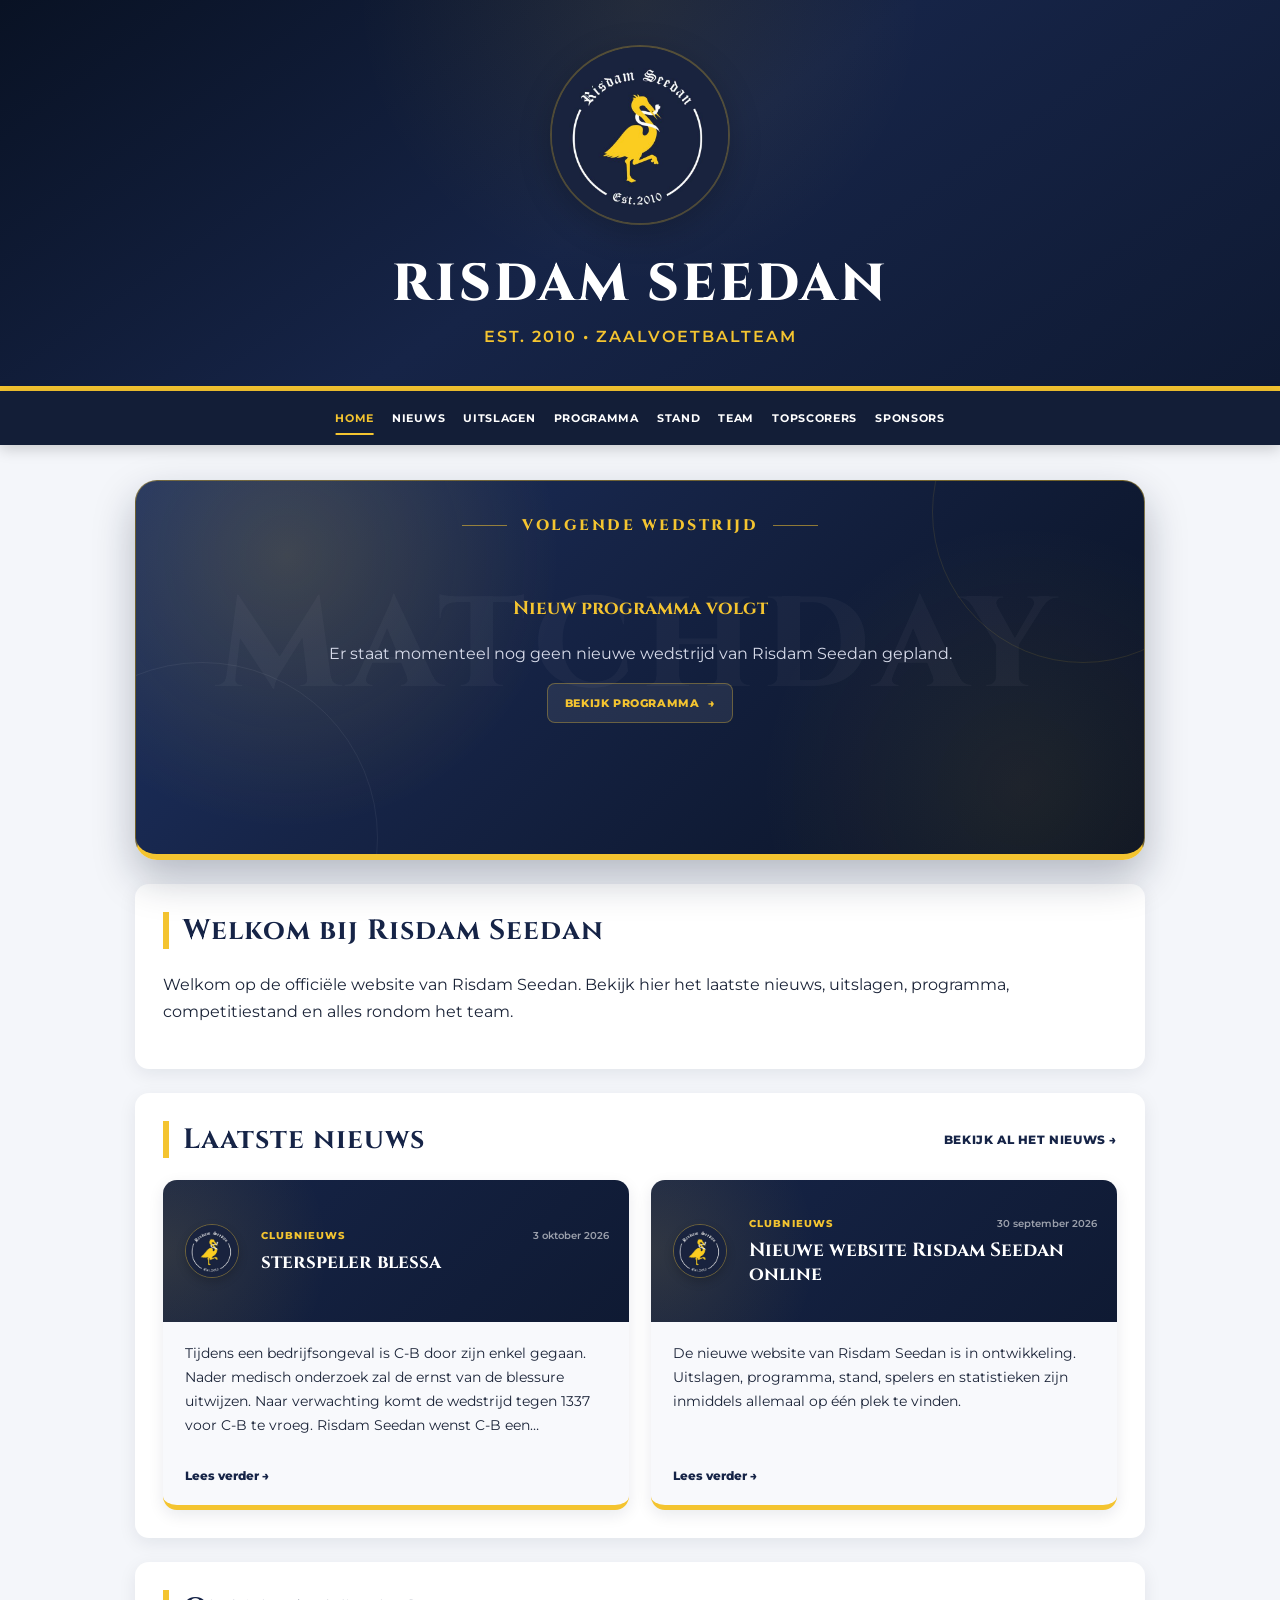
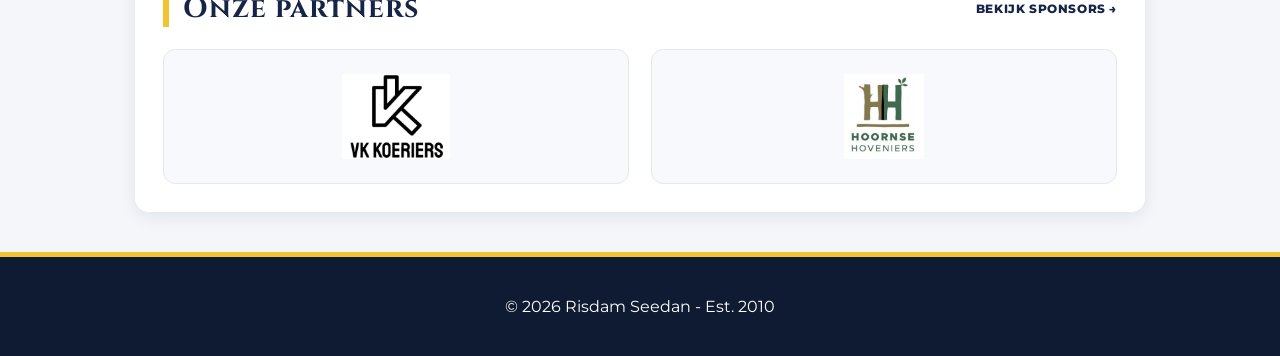
<file: index.html>
<!DOCTYPE html>
<html lang="nl">

<head>
    <meta charset="UTF-8">
    <meta name="viewport" content="width=device-width, initial-scale=1.0">

    <title>Risdam Seedan</title>

    <link rel="stylesheet" href="style.css">
</head>

<body>

    <header class="hero">

        <img
            src="logo.png"
            alt="Risdam Seedan logo"
            class="logo"
        >

        <h1>
            Risdam Seedan
        </h1>

        <p>
            Est. 2010 • Zaalvoetbalteam
        </p>

    </header>


    <nav>

        <a
            class="actief"
            href="index.html"
        >
            Home
        </a>

        <a href="nieuws.html">
            Nieuws
        </a>

        <a href="uitslagen.html">
            Uitslagen
        </a>

        <a href="programma.html">
            Programma
        </a>

        <a href="stand.html">
            Stand
        </a>

        <a href="team.html">
            Team
        </a>

        <a href="topscorers.html">
            Topscorers
        </a>

        <a href="sponsors.html">
            Sponsors
        </a>

    </nav>


    <main>


        <!-- VOLGENDE WEDSTRIJD -->

        <section class="home-wedstrijd">

            <div class="volgende-wedstrijd-kaart">

                <div class="matchday-watermark">
                    MATCHDAY
                </div>

                <div class="volgende-label">

                    <span>
                        Volgende wedstrijd
                    </span>

                </div>

                <div id="volgende-wedstrijd"></div>

            </div>

        </section>


        <!-- INTRO -->

        <section>

            <h2>
                Welkom bij Risdam Seedan
            </h2>

            <p>
                Welkom op de officiële website van Risdam Seedan.
                Bekijk hier het laatste nieuws, uitslagen,
                programma, competitiestand en alles rondom het team.
            </p>

        </section>


        <!-- NIEUWS -->

        <section>

            <div class="sectie-kop">

                <h2>
                    Laatste nieuws
                </h2>

                <a
                    class="meer-link"
                    href="nieuws.html"
                >
                    Bekijk al het nieuws →
                </a>

            </div>


            <div
                id="home-nieuws"
                class="nieuws-grid"
            ></div>

        </section>


        <!-- PARTNERS -->

        <section class="partners-sectie">

            <div class="sectie-kop">

                <h2>
                    Onze partners
                </h2>

                <a
                    class="meer-link"
                    href="sponsors.html"
                >
                    Bekijk sponsors →
                </a>

            </div>


            <div
                id="home-sponsors"
                class="home-sponsors"
            ></div>

        </section>


    </main>


    <footer>

        <p>
            © 2026 Risdam Seedan - Est. 2010
        </p>

    </footer>


    <!-- NORMALE WEBSITELOGICA -->

    <script src="script.js"></script>


    <!-- KLIKBARE NIEUWSBERICHTEN -->

    <script src="nieuws-links.js"></script>


</body>

</html>
</file>
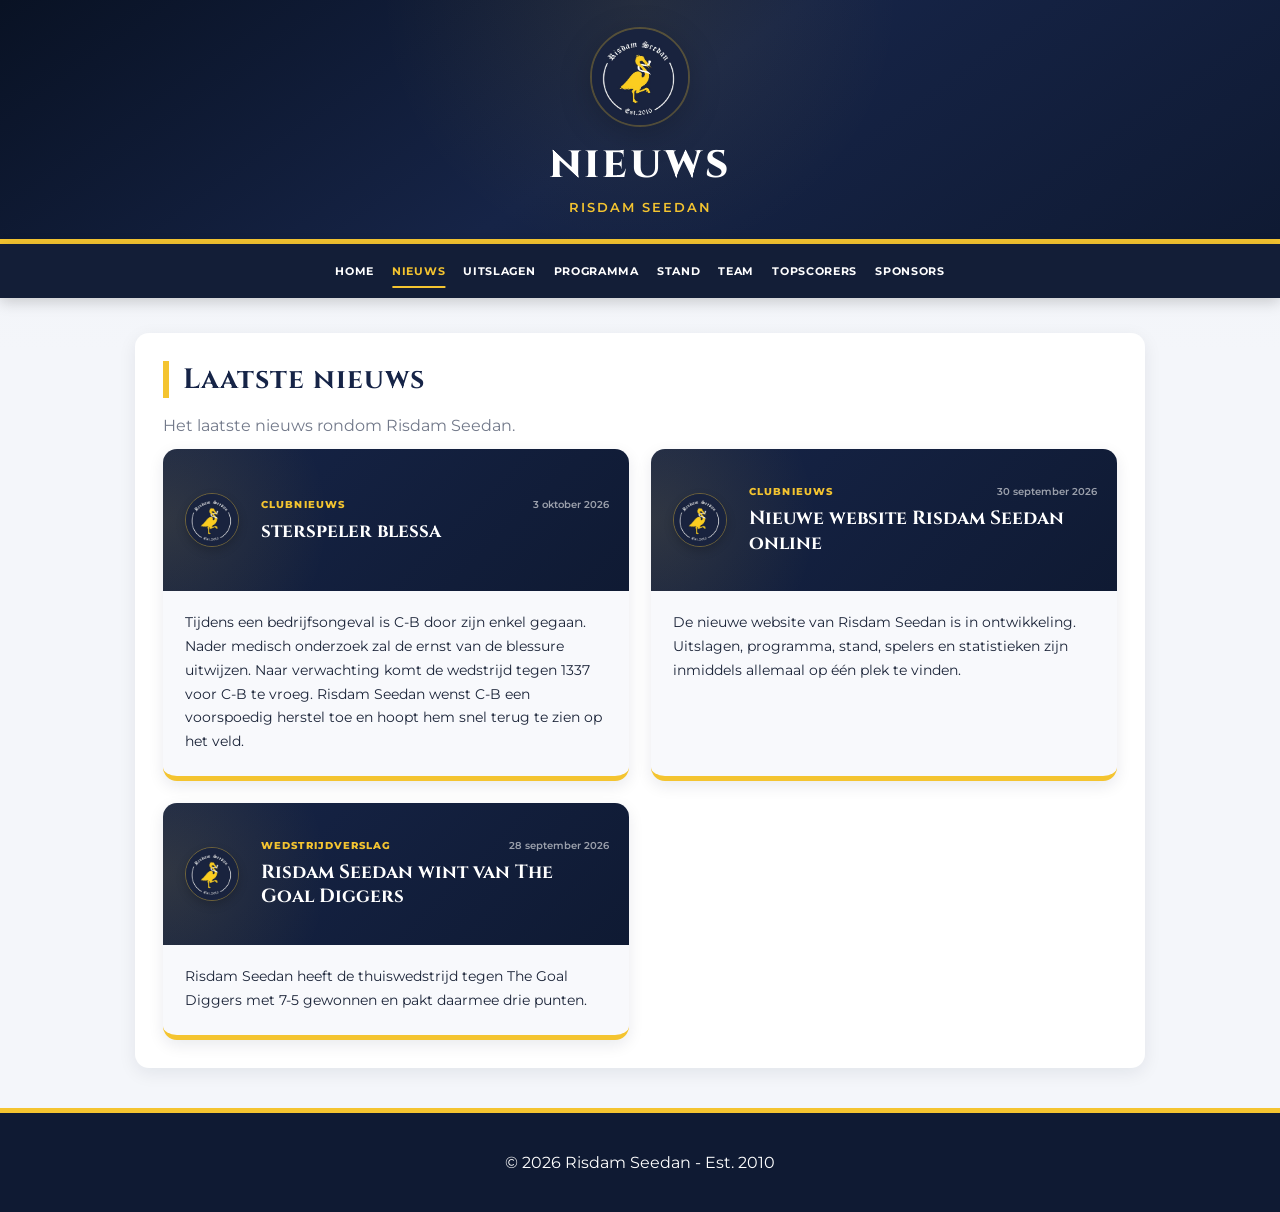
<file: nieuws.html>
<!DOCTYPE html>
<html lang="nl">

<head>
    <meta charset="UTF-8">
    <meta name="viewport" content="width=device-width, initial-scale=1.0">

    <title>Nieuws | Risdam Seedan</title>

    <link rel="stylesheet" href="style.css">
</head>

<body>

    <header class="hero hero-klein">

        <img src="logo.png" alt="Risdam Seedan logo" class="logo logo-klein">

        <h1>Nieuws</h1>

        <p>Risdam Seedan</p>

    </header>


    <nav>

        <a href="index.html">Home</a>
        <a class="actief" href="nieuws.html">Nieuws</a>
        <a href="uitslagen.html">Uitslagen</a>
        <a href="programma.html">Programma</a>
        <a href="stand.html">Stand</a>
        <a href="team.html">Team</a>
        <a href="topscorers.html">Topscorers</a>
        <a href="sponsors.html">Sponsors</a>

    </nav>


    <main>

        <section>

            <h2>Laatste nieuws</h2>

            <p class="sectie-intro">
                Het laatste nieuws rondom Risdam Seedan.
            </p>

            <div id="nieuws-lijst" class="nieuws-grid"></div>

        </section>

    </main>


    <footer>
        <p>© 2026 Risdam Seedan - Est. 2010</p>
    </footer>


    <script src="script.js"></script>

</body>

</html>
</file>
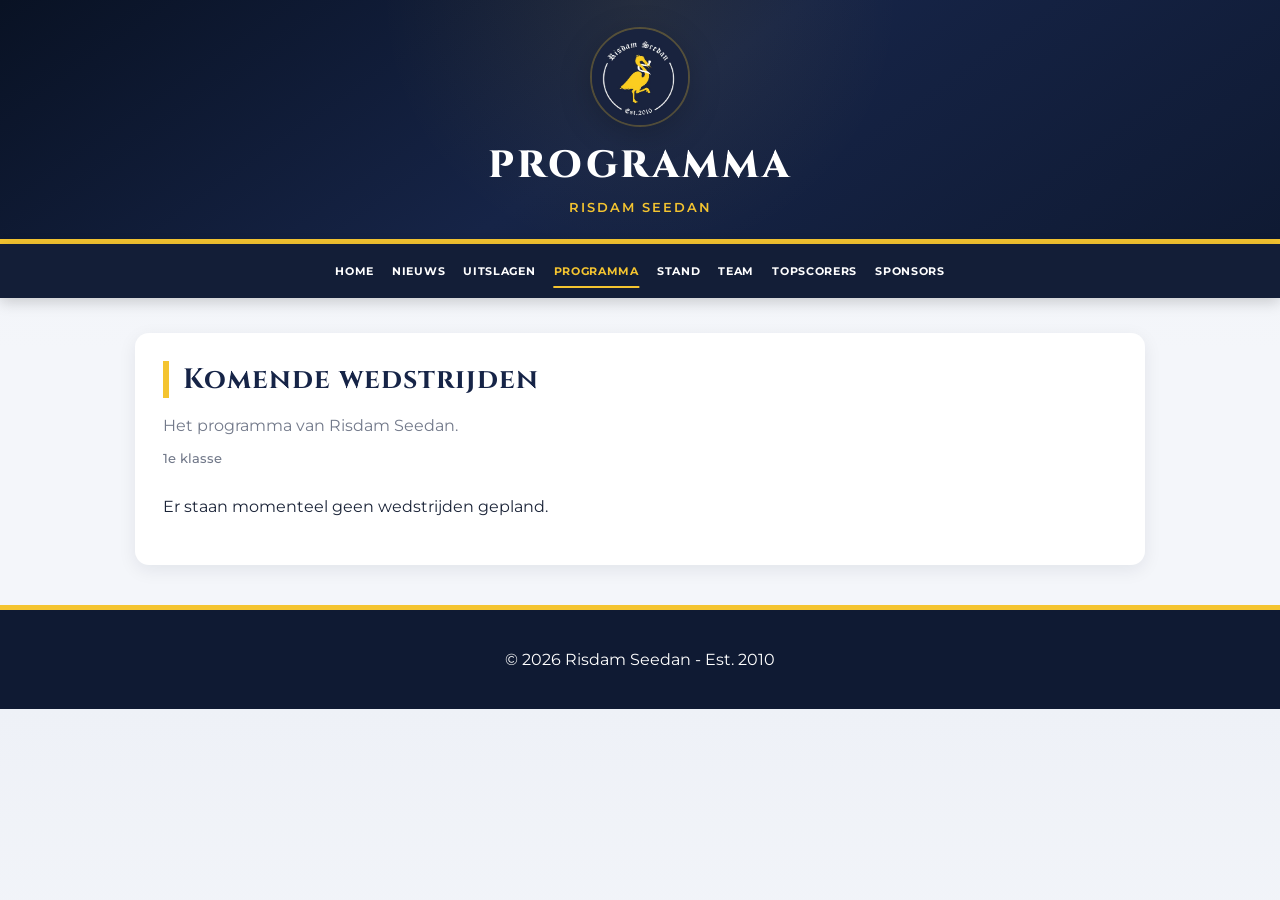
<file: programma.html>
<!DOCTYPE html>
<html lang="nl">

<head>

    <meta charset="UTF-8">

    <meta name="viewport" content="width=device-width, initial-scale=1.0">

    <title>Programma | Risdam Seedan</title>

    <link rel="stylesheet" href="style.css">

</head>

<body>

    <header class="hero hero-klein">

        <img src="logo.png" alt="Risdam Seedan logo" class="logo logo-klein">

        <h1>Programma</h1>

        <p>Risdam Seedan</p>

    </header>


    <nav>

        <a href="index.html">Home</a>
        <a href="nieuws.html">Nieuws</a>
        <a href="uitslagen.html">Uitslagen</a>
        <a class="actief" href="programma.html">Programma</a>
        <a href="stand.html">Stand</a>
        <a href="team.html">Team</a>
        <a href="topscorers.html">Topscorers</a>
        <a href="sponsors.html">Sponsors</a>

    </nav>


    <main>

        <section>

            <h2>Komende wedstrijden</h2>

            <p class="sectie-intro">
                Het programma van Risdam Seedan.
            </p>

            <div id="programma-competitie" class="competitie-naam"></div>

            <div id="programma-lijst"></div>

        </section>

    </main>


    <footer>

        <p>© 2026 Risdam Seedan - Est. 2010</p>

    </footer>


    <script src="script.js"></script>

</body>

</html>
</file>
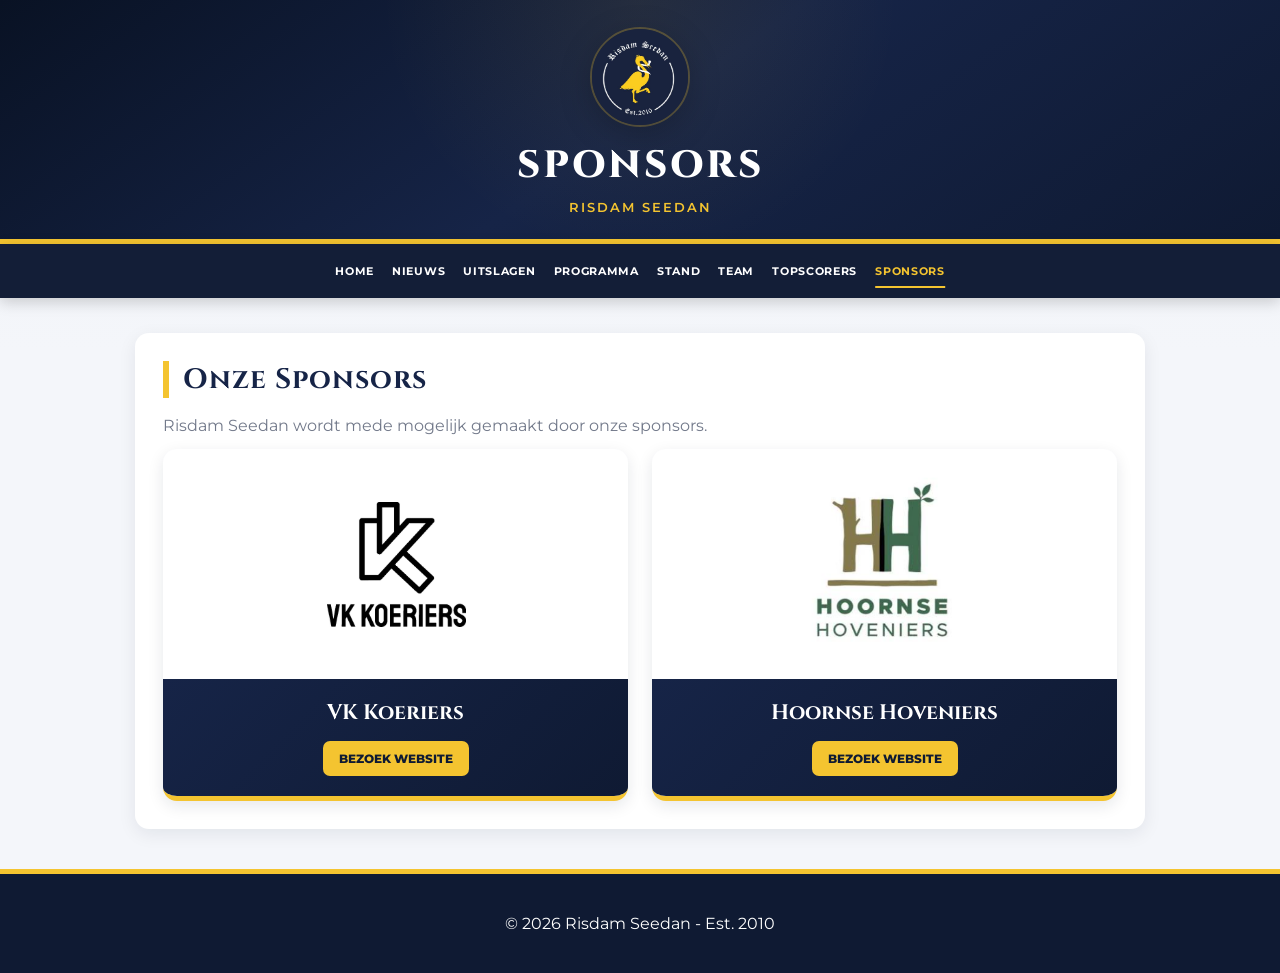
<file: sponsors.html>
<!DOCTYPE html>
<html lang="nl">

<head>

    <meta charset="UTF-8">

    <meta name="viewport" content="width=device-width, initial-scale=1.0">

    <title>Sponsors | Risdam Seedan</title>

    <link rel="stylesheet" href="style.css">

</head>

<body>

    <header class="hero hero-klein">

        <img src="logo.png" alt="Risdam Seedan logo" class="logo logo-klein">

        <h1>Sponsors</h1>

        <p>Risdam Seedan</p>

    </header>


    <nav>

        <a href="index.html">Home</a>
        <a href="nieuws.html">Nieuws</a>
        <a href="uitslagen.html">Uitslagen</a>
        <a href="programma.html">Programma</a>
        <a href="stand.html">Stand</a>
        <a href="team.html">Team</a>
        <a href="topscorers.html">Topscorers</a>
        <a class="actief" href="sponsors.html">Sponsors</a>

    </nav>


    <main>

        <section>

            <h2>Onze Sponsors</h2>

            <p class="sectie-intro">
                Risdam Seedan wordt mede mogelijk gemaakt door onze sponsors.
            </p>

            <div id="sponsors-lijst" class="sponsors-grid"></div>

        </section>

    </main>


    <footer>
        <p>© 2026 Risdam Seedan - Est. 2010</p>
    </footer>


    <script src="script.js"></script>

</body>

</html>
</file>
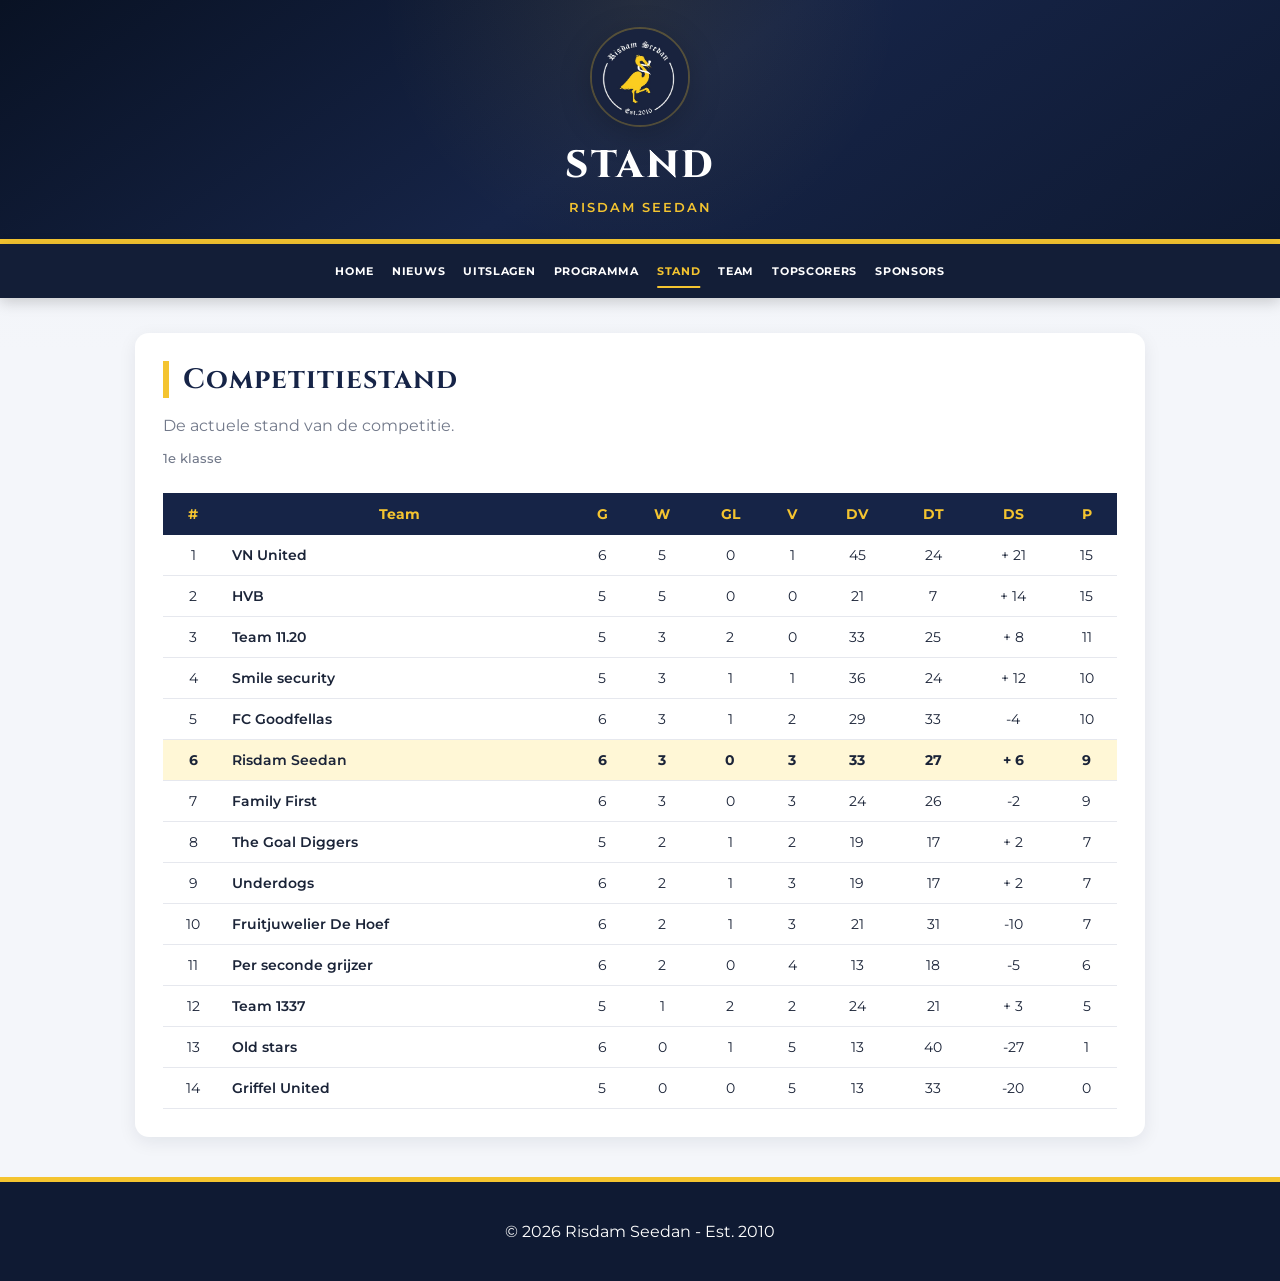
<file: stand.html>
<!DOCTYPE html>
<html lang="nl">

<head>

    <meta charset="UTF-8">

    <meta name="viewport" content="width=device-width, initial-scale=1.0">

    <title>Stand | Risdam Seedan</title>

    <link rel="stylesheet" href="style.css">

</head>

<body>

    <header class="hero hero-klein">

        <img src="logo.png" alt="Risdam Seedan logo" class="logo logo-klein">

        <h1>Stand</h1>

        <p>Risdam Seedan</p>

    </header>


    <nav>

        <a href="index.html">Home</a>
        <a href="nieuws.html">Nieuws</a>
        <a href="uitslagen.html">Uitslagen</a>
        <a href="programma.html">Programma</a>
        <a class="actief" href="stand.html">Stand</a>
        <a href="team.html">Team</a>
        <a href="topscorers.html">Topscorers</a>
        <a href="sponsors.html">Sponsors</a>

    </nav>


    <main>

        <section>

            <h2>Competitiestand</h2>

            <p class="sectie-intro">
                De actuele stand van de competitie.
            </p>

            <div id="stand-competitie" class="competitie-naam"></div>

            <div id="competitie-stand"></div>

        </section>

    </main>


    <footer>

        <p>© 2026 Risdam Seedan - Est. 2010</p>

    </footer>


    <script src="script.js"></script>

</body>

</html>
</file>
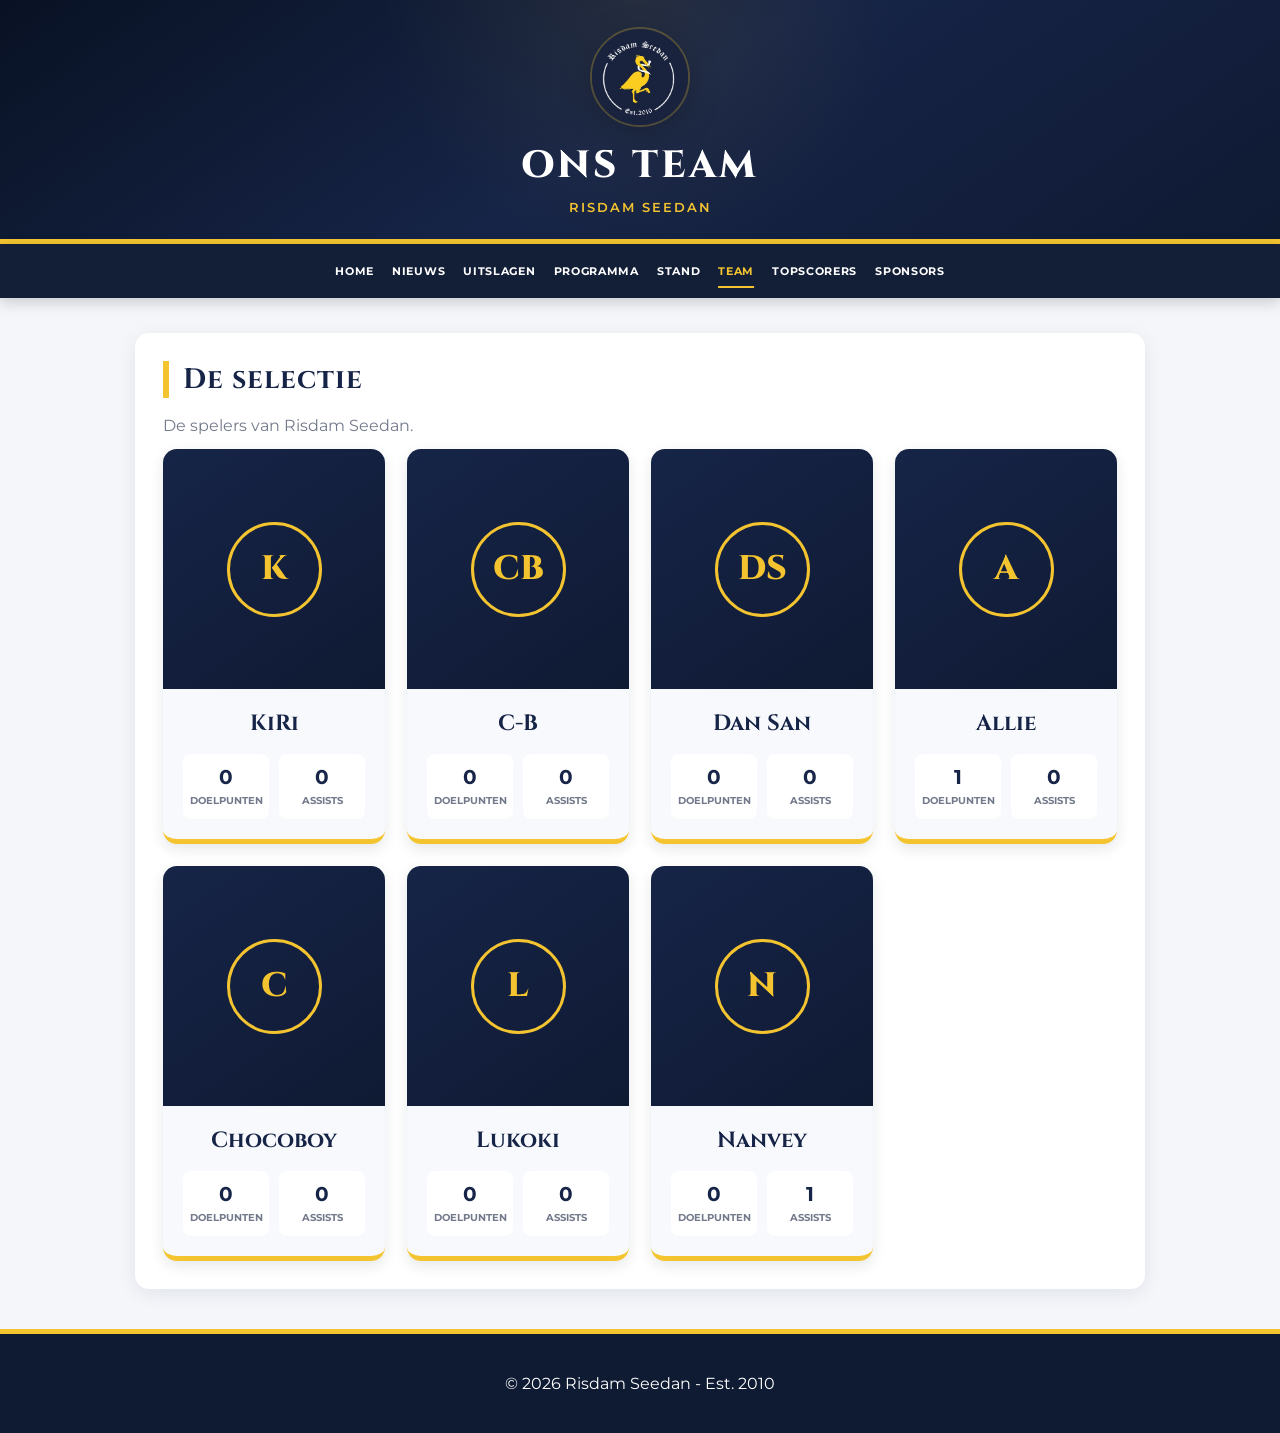
<file: team.html>
<!DOCTYPE html>
<html lang="nl">

<head>

    <meta charset="UTF-8">

    <meta name="viewport" content="width=device-width, initial-scale=1.0">

    <title>Team | Risdam Seedan</title>

    <link rel="stylesheet" href="style.css">

</head>

<body>

    <header class="hero hero-klein">

        <img src="logo.png" alt="Risdam Seedan logo" class="logo logo-klein">

        <h1>Ons Team</h1>

        <p>Risdam Seedan</p>

    </header>


    <nav>

        <a href="index.html">Home</a>
        <a href="nieuws.html">Nieuws</a>
        <a href="uitslagen.html">Uitslagen</a>
        <a href="programma.html">Programma</a>
        <a href="stand.html">Stand</a>
        <a class="actief" href="team.html">Team</a>
        <a href="topscorers.html">Topscorers</a>
        <a href="sponsors.html">Sponsors</a>

    </nav>


    <main>

        <section>

            <h2>De selectie</h2>

            <p class="sectie-intro">
                De spelers van Risdam Seedan.
            </p>

            <div id="spelers-lijst" class="spelers-grid"></div>

        </section>

    </main>


    <footer>
        <p>© 2026 Risdam Seedan - Est. 2010</p>
    </footer>


    <script src="script.js"></script>

</body>

</html>
</file>
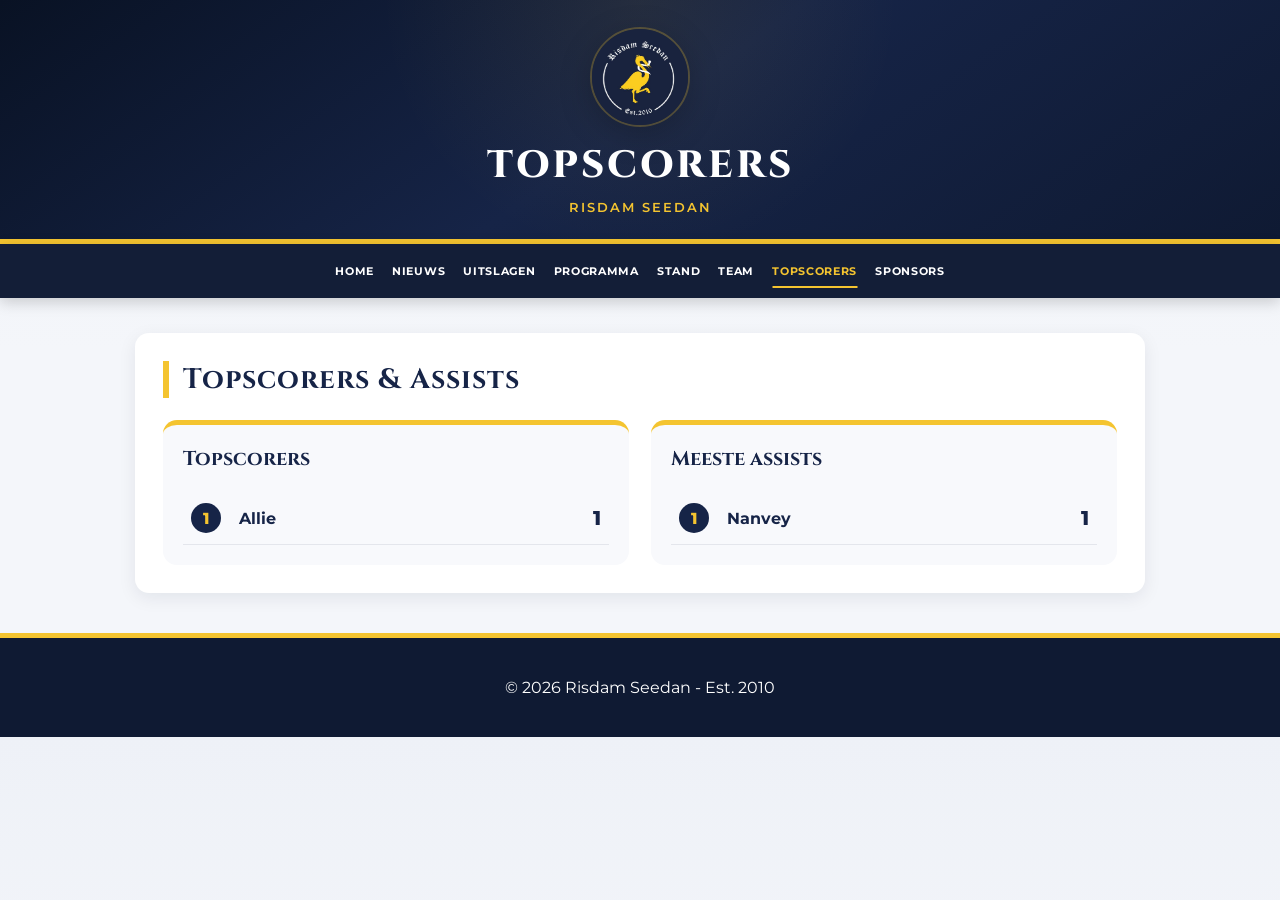
<file: topscorers.html>
<!DOCTYPE html>
<html lang="nl">

<head>

    <meta charset="UTF-8">

    <meta name="viewport" content="width=device-width, initial-scale=1.0">

    <title>Topscorers | Risdam Seedan</title>

    <link rel="stylesheet" href="style.css">

</head>

<body>

    <header class="hero hero-klein">

        <img src="logo.png" alt="Risdam Seedan logo" class="logo logo-klein">

        <h1>Topscorers</h1>

        <p>Risdam Seedan</p>

    </header>


    <nav>

        <a href="index.html">Home</a>
        <a href="nieuws.html">Nieuws</a>
        <a href="uitslagen.html">Uitslagen</a>
        <a href="programma.html">Programma</a>
        <a href="stand.html">Stand</a>
        <a href="team.html">Team</a>
        <a class="actief" href="topscorers.html">Topscorers</a>
        <a href="sponsors.html">Sponsors</a>

    </nav>


    <main>

        <section>

            <h2>Topscorers & Assists</h2>

            <div class="ranking-grid">

                <div class="ranking-kaart">

                    <h3>Topscorers</h3>

                    <div id="topscorers-lijst"></div>

                </div>


                <div class="ranking-kaart">

                    <h3>Meeste assists</h3>

                    <div id="assists-lijst"></div>

                </div>

            </div>

        </section>

    </main>


    <footer>
        <p>© 2026 Risdam Seedan - Est. 2010</p>
    </footer>


    <script src="script.js"></script>

</body>

</html>
</file>
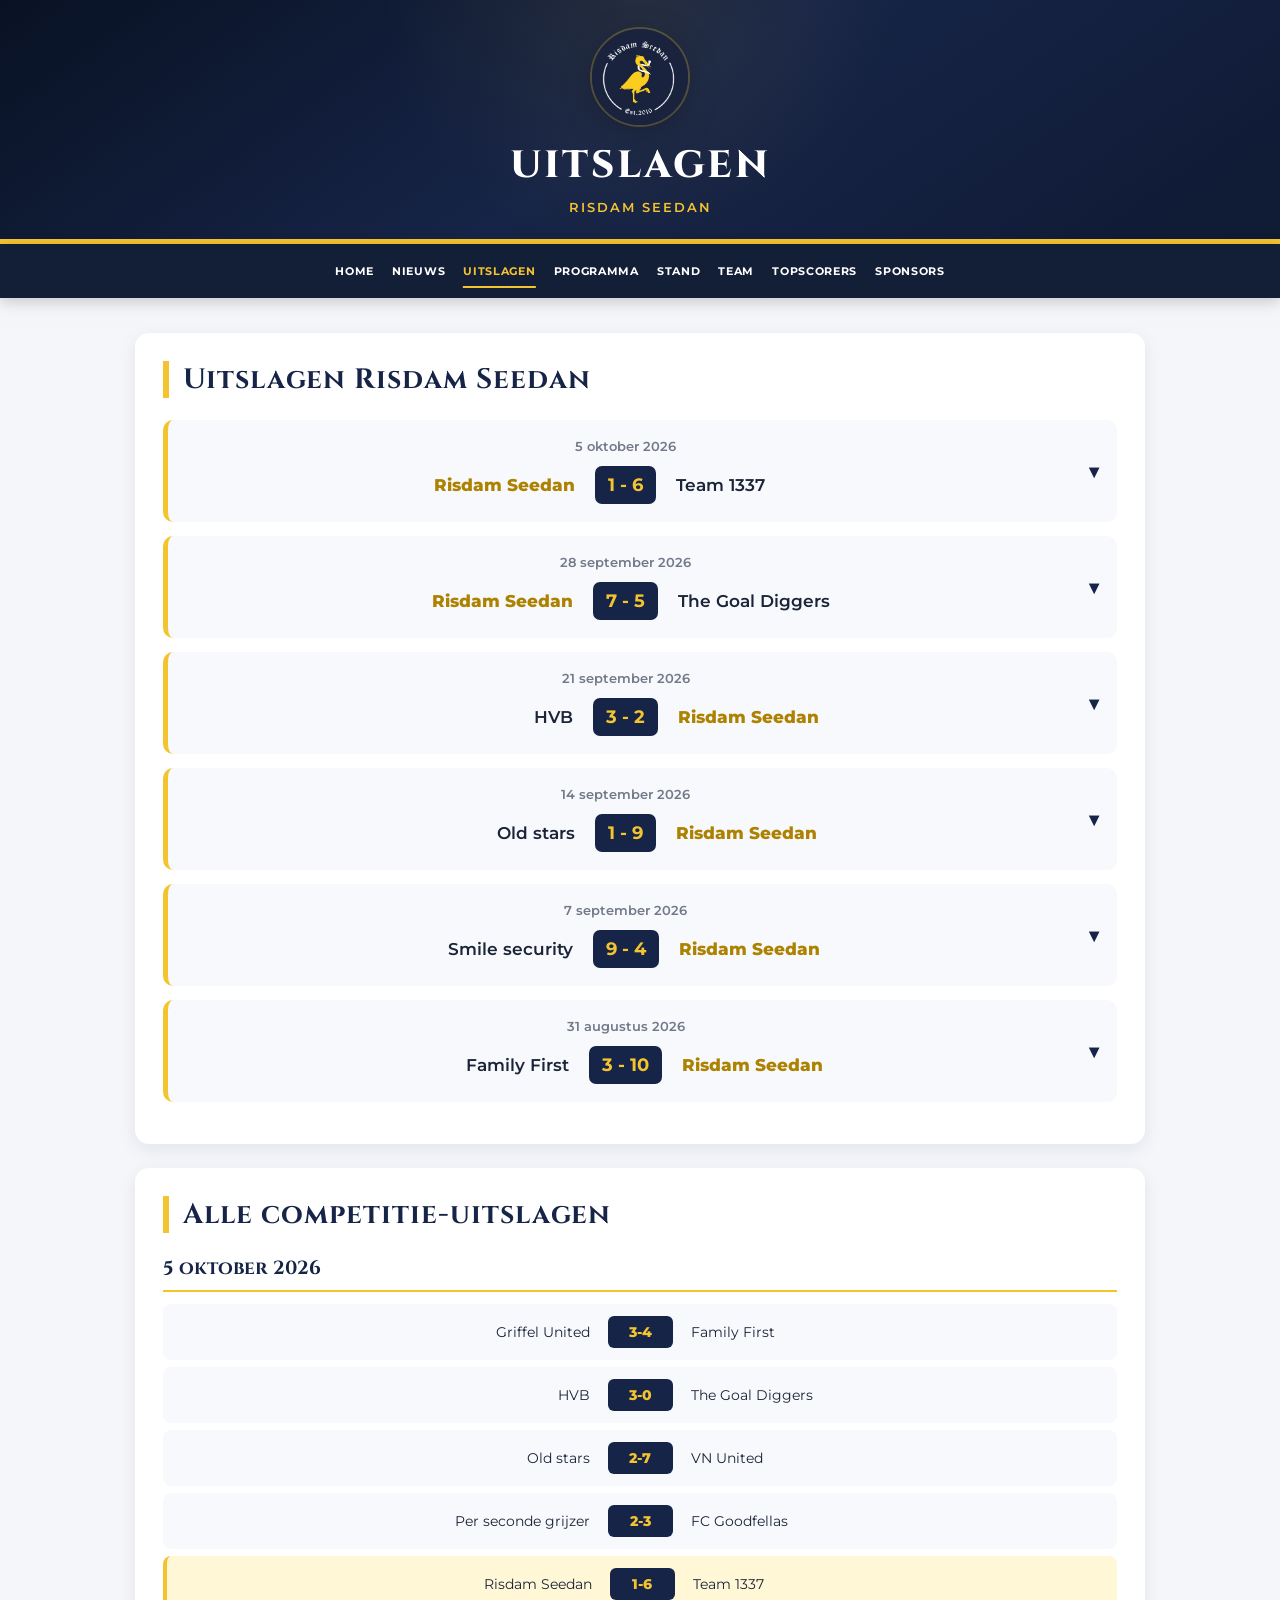
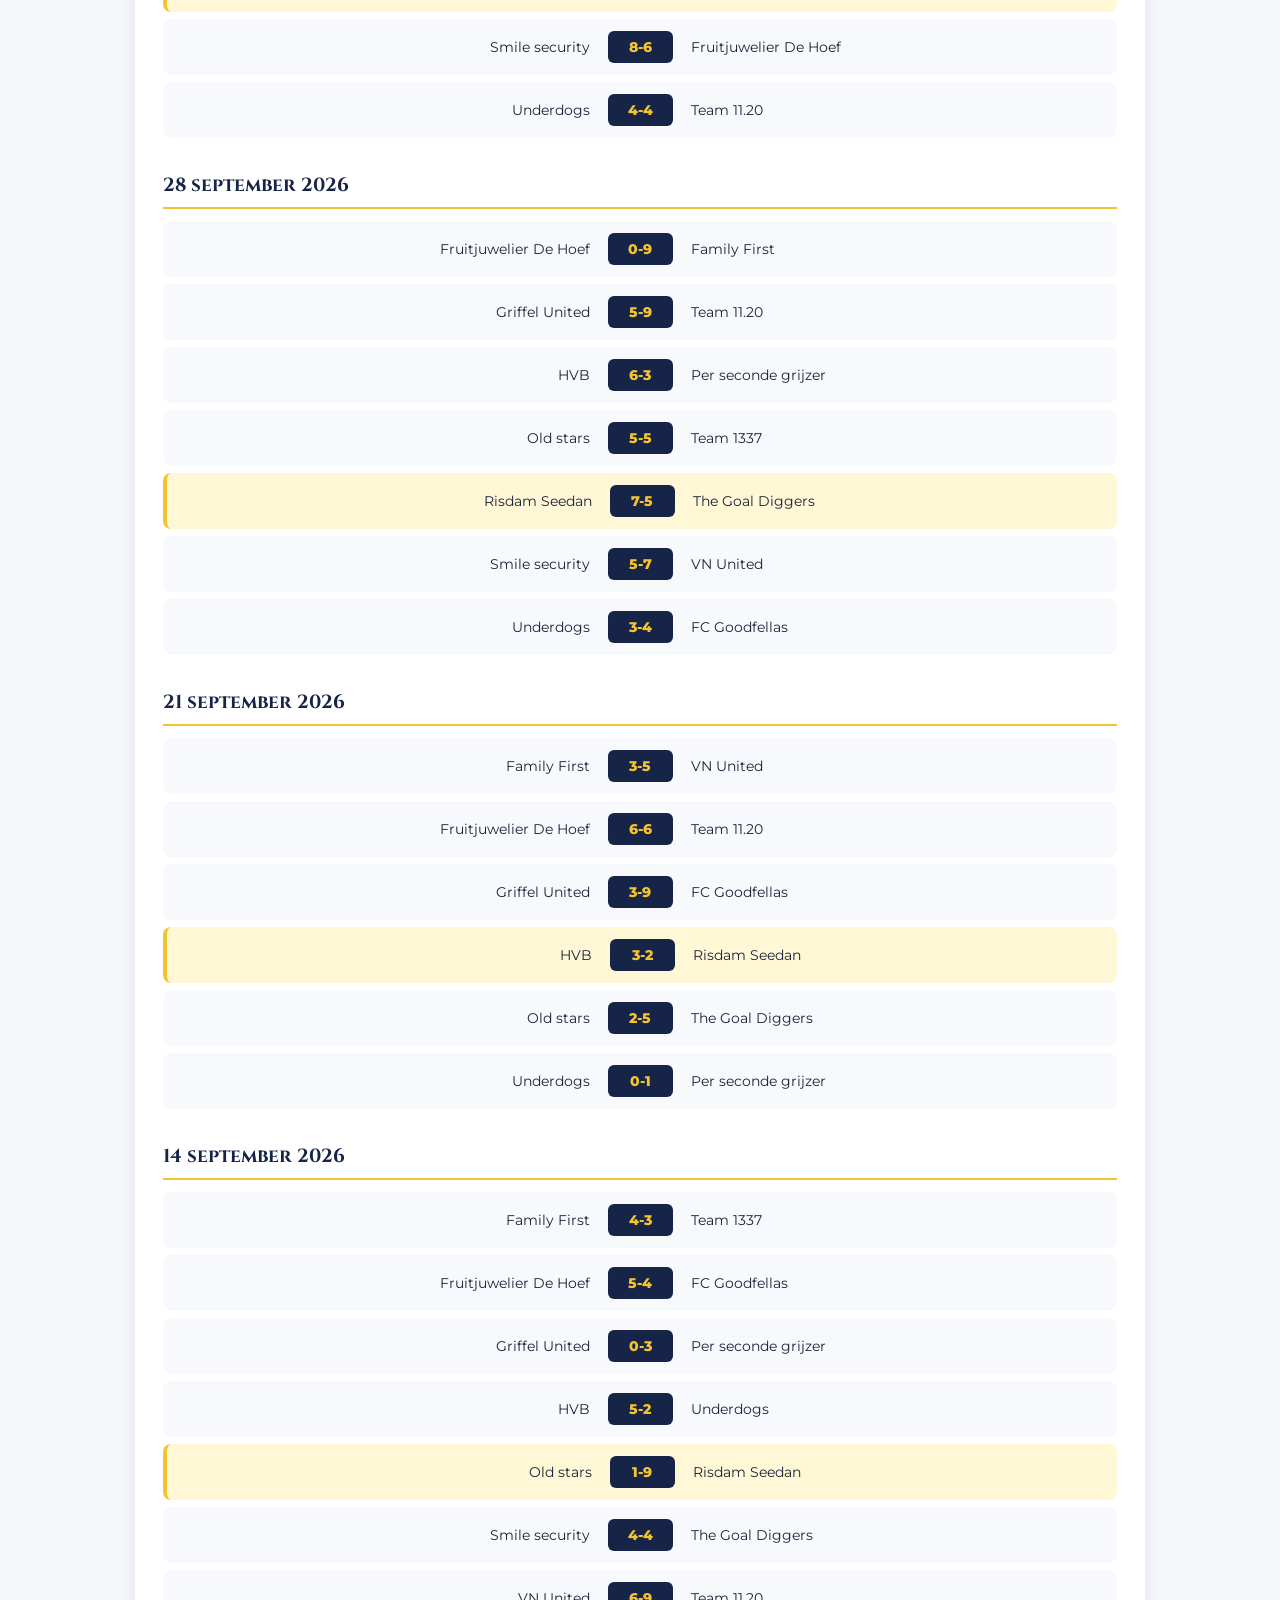
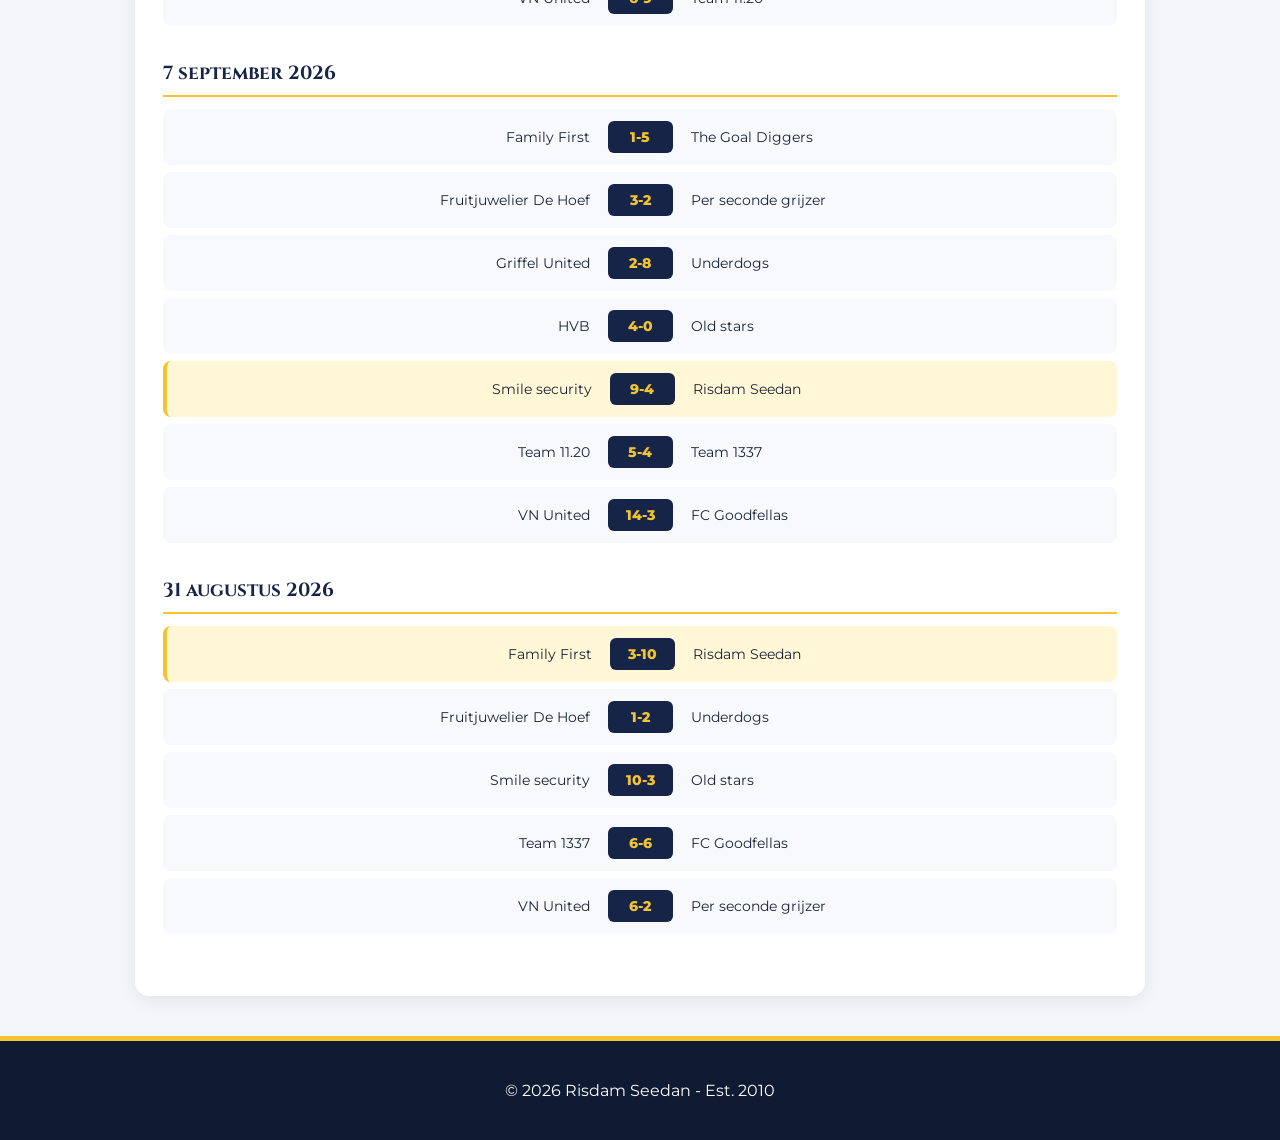
<file: uitslagen.html>
<!DOCTYPE html>
<html lang="nl">

<head>

    <meta charset="UTF-8">

    <meta name="viewport" content="width=device-width, initial-scale=1.0">

    <title>Uitslagen | Risdam Seedan</title>

    <link rel="stylesheet" href="style.css">

</head>

<body>

    <header class="hero hero-klein">

        <img src="logo.png" alt="Risdam Seedan logo" class="logo logo-klein">

        <h1>Uitslagen</h1>

        <p>Risdam Seedan</p>

    </header>


    <nav>

        <a href="index.html">Home</a>
        <a href="nieuws.html">Nieuws</a>
        <a class="actief" href="uitslagen.html">Uitslagen</a>
        <a href="programma.html">Programma</a>
        <a href="stand.html">Stand</a>
        <a href="team.html">Team</a>
        <a href="topscorers.html">Topscorers</a>
        <a href="sponsors.html">Sponsors</a>

    </nav>


    <main>

        <section>

            <h2>Uitslagen Risdam Seedan</h2>

            <div id="uitslagen-lijst"></div>

        </section>


        <section>

            <h2>Alle competitie-uitslagen</h2>

            <div id="alle-uitslagen-lijst"></div>

        </section>

    </main>


    <footer>
        <p>© 2026 Risdam Seedan - Est. 2010</p>
    </footer>


    <script src="script.js"></script>

</body>

</html>
</file>
<file: style.css>
@import url('https://fonts.googleapis.com/css2?family=Cinzel:wght@600;700;800&family=Montserrat:wght@400;500;600;700;800&display=swap');


:root {
    --navy: #162447;
    --navy-dark: #0f1a33;
    --navy-deep: #091224;
    --yellow: #f4c430;
    --yellow-light: #ffe26b;
    --white: #ffffff;
    --light: #f4f6fa;
    --text: #1b2438;
    --muted: #72798a;
}


* {
    box-sizing: border-box;
}


html {
    scroll-behavior: smooth;
}


body {
    margin: 0;

    font-family: "Montserrat", Arial, sans-serif;

    background:
        linear-gradient(
            180deg,
            #eef1f7 0%,
            var(--light) 350px
        );

    color: var(--text);
}


/* ==========================================
   HEADER
========================================== */

.hero {
    background:
        radial-gradient(
            circle at 50% 0%,
            rgba(244, 196, 48, 0.08),
            transparent 38%
        ),
        linear-gradient(
            145deg,
            var(--navy-deep),
            var(--navy),
            var(--navy-dark)
        );

    color: white;

    text-align: center;

    padding: 45px 20px 40px;

    border-bottom: 5px solid var(--yellow);
}


.logo {
    width: 180px;
    height: 180px;

    max-width: 75%;

    margin-bottom: 15px;

    object-fit: cover;

    border-radius: 50%;

    border:
        2px solid rgba(244, 196, 48, 0.25);

    filter:
        drop-shadow(
            0 8px 16px rgba(0, 0, 0, 0.22)
        );
}


.hero h1 {
    margin: 5px 0 8px;

    font-family: "Cinzel", serif;

    font-size: 52px;
    font-weight: 800;

    letter-spacing: 3px;

    text-transform: uppercase;
}


.hero p {
    margin: 0;

    color: var(--yellow);

    font-size: 16px;
    font-weight: 600;

    letter-spacing: 2px;

    text-transform: uppercase;
}


.hero-klein {
    padding: 27px 20px 24px;
}


.logo-klein {
    width: 100px;
    height: 100px;

    margin-bottom: 7px;
}


.hero-klein h1 {
    font-size: 38px;

    margin-top: 2px;
}


.hero-klein p {
    font-size: 13px;
}


/* ==========================================
   NAVIGATIE
========================================== */

nav {
    position: sticky;

    top: 0;

    z-index: 1000;

    background-color: rgba(15, 26, 51, 0.98);

    text-align: center;

    padding: 16px 10px;

    box-shadow:
        0 4px 14px rgba(0, 0, 0, 0.18);

    backdrop-filter: blur(8px);
}


nav a {
    position: relative;

    display: inline-block;

    color: white;

    text-decoration: none;

    margin: 0 7px;

    padding: 4px 0;

    font-size: 11px;
    font-weight: 700;

    text-transform: uppercase;

    letter-spacing: 0.7px;

    transition:
        color 0.2s ease;
}


nav a::after {
    content: "";

    position: absolute;

    left: 50%;

    bottom: -6px;

    width: 0;
    height: 2px;

    background-color: var(--yellow);

    transform: translateX(-50%);

    transition:
        width 0.2s ease;
}


nav a:hover,
nav a.actief {
    color: var(--yellow);
}


nav a:hover::after,
nav a.actief::after {
    width: 100%;
}


/* ==========================================
   PAGINA
========================================== */

main {
    max-width: 1050px;

    margin: 35px auto;

    padding: 0 20px;
}


section {
    background-color: white;

    padding: 28px;

    margin-bottom: 24px;

    border-radius: 14px;

    box-shadow:
        0 5px 18px rgba(15, 26, 51, 0.08);
}


section h2 {
    margin-top: 0;

    margin-bottom: 22px;

    color: var(--navy);

    font-family: "Cinzel", serif;

    font-size: 28px;
    font-weight: 700;

    letter-spacing: 1px;

    border-left: 6px solid var(--yellow);

    padding-left: 14px;
}


section p {
    line-height: 1.7;
}


.sectie-intro {
    color: var(--muted);

    margin-top: -8px;

    margin-bottom: 10px;
}


.competitie-naam {
    margin-bottom: 26px;

    color: var(--muted);

    font-size: 13px;

    font-weight: 500;

    line-height: 1.4;
}


.sectie-kop {
    display: flex;

    align-items: center;

    justify-content: space-between;

    gap: 20px;

    margin-bottom: 22px;
}


.sectie-kop h2 {
    margin-bottom: 0;
}


.meer-link {
    color: var(--navy);

    text-decoration: none;

    font-size: 12px;

    font-weight: 800;

    text-transform: uppercase;

    letter-spacing: 0.6px;
}


.meer-link:hover {
    color: #9f7900;
}


/* ==========================================
   MATCHDAY
========================================== */

.home-wedstrijd {
    padding: 0;

    background: transparent;

    box-shadow: none;

    overflow: visible;
}


.volgende-wedstrijd-kaart {
    position: relative;

    overflow: hidden;

    min-height: 380px;

    padding: 34px 38px;

    border-radius: 22px;

    color: white;

    background:
        radial-gradient(
            circle at 15% 20%,
            rgba(244, 196, 48, 0.17),
            transparent 30%
        ),
        radial-gradient(
            circle at 88% 82%,
            rgba(244, 196, 48, 0.08),
            transparent 28%
        ),
        linear-gradient(
            135deg,
            #1d3264 0%,
            var(--navy) 38%,
            var(--navy-dark) 72%,
            var(--navy-deep) 100%
        );

    border:
        1px solid rgba(244, 196, 48, 0.42);

    border-bottom:
        6px solid var(--yellow);

    box-shadow:
        0 18px 42px rgba(15, 26, 51, 0.28);

    transition:
        transform 0.25s ease,
        box-shadow 0.25s ease;

    animation:
        matchdayBinnen 0.6s ease-out both;
}


.volgende-wedstrijd-kaart:hover {
    transform: translateY(-4px);

    box-shadow:
        0 24px 50px rgba(15, 26, 51, 0.34);
}


.volgende-wedstrijd-kaart::before {
    content: "";

    position: absolute;

    top: -120px;
    right: -90px;

    width: 300px;
    height: 300px;

    border:
        1px solid rgba(244, 196, 48, 0.11);

    border-radius: 50%;
}


.volgende-wedstrijd-kaart::after {
    content: "";

    position: absolute;

    left: -110px;
    bottom: -160px;

    width: 350px;
    height: 350px;

    border:
        1px solid rgba(255, 255, 255, 0.06);

    border-radius: 50%;
}


.matchday-watermark {
    position: absolute;

    top: 80px;

    left: 50%;

    transform: translateX(-50%);

    font-family: "Cinzel", serif;

    font-size: clamp(60px, 11vw, 128px);

    font-weight: 800;

    letter-spacing: 9px;

    color: rgba(255, 255, 255, 0.035);

    white-space: nowrap;

    pointer-events: none;

    user-select: none;
}


.volgende-label {
    position: relative;

    z-index: 3;

    display: flex;

    align-items: center;

    justify-content: center;

    gap: 15px;

    margin-bottom: 25px;

    color: var(--yellow);

    font-family: "Cinzel", serif;

    font-size: 15px;

    font-weight: 800;

    letter-spacing: 2.5px;

    text-transform: uppercase;
}


.volgende-label::before,
.volgende-label::after {
    content: "";

    width: 45px;
    height: 1px;

    background:
        rgba(244, 196, 48, 0.55);
}


.matchday-inhoud {
    position: relative;

    z-index: 2;
}


.matchday-achtergrond-logo {
    position: absolute;

    z-index: -1;

    left: 50%;
    top: 46%;

    width: 240px;
    height: 240px;

    max-width: 45%;

    transform:
        translate(-50%, -50%);

    object-fit: cover;

    border-radius: 50%;

    opacity: 0.045;

    filter: grayscale(1);

    pointer-events: none;
}


.matchday-meta {
    display: flex;

    justify-content: center;

    align-items: center;

    gap: 10px;

    flex-wrap: wrap;

    margin-bottom: 35px;
}


.matchday-datum,
.matchday-tijd {
    display: inline-flex;

    align-items: center;

    justify-content: center;

    min-height: 38px;

    border-radius: 999px;

    font-size: 12px;

    font-weight: 800;

    letter-spacing: 1px;

    text-transform: uppercase;
}


.matchday-datum {
    padding: 0 18px;

    background:
        rgba(255, 255, 255, 0.08);

    border:
        1px solid rgba(255, 255, 255, 0.16);

    color: #f6f7fb;
}


.matchday-tijd {
    min-width: 83px;

    padding: 0 17px;

    background-color: var(--yellow);

    color: var(--navy-dark);

    box-shadow:
        0 5px 15px rgba(244, 196, 48, 0.18);
}


.matchday-teams {
    display: grid;

    grid-template-columns:
        minmax(0, 1fr)
        88px
        minmax(0, 1fr);

    align-items: center;

    gap: 20px;

    max-width: 900px;

    margin: 0 auto;
}


.matchday-team {
    min-width: 0;
}


.matchday-team:first-child {
    text-align: right;
}


.matchday-team:last-child {
    text-align: left;
}


.matchday-rol {
    display: block;

    margin-bottom: 8px;

    color:
        rgba(255, 255, 255, 0.52);

    font-size: 10px;

    font-weight: 800;

    letter-spacing: 2.5px;

    text-transform: uppercase;
}


.matchday-team strong {
    display: block;

    color: white;

    font-family: "Cinzel", serif;

    font-size:
        clamp(25px, 3.1vw, 42px);

    font-weight: 800;

    line-height: 1.08;

    text-transform: uppercase;

    text-wrap: balance;
}


.matchday-team strong.risdam-team {
    color: var(--yellow);
}


.matchday-vs {
    display: flex;

    align-items: center;

    justify-content: center;
}


.matchday-vs span {
    display: flex;

    align-items: center;

    justify-content: center;

    width: 66px;
    height: 66px;

    border-radius: 50%;

    color: var(--navy-dark);

    background:
        linear-gradient(
            145deg,
            var(--yellow-light),
            var(--yellow)
        );

    font-family: "Cinzel", serif;

    font-size: 19px;

    font-weight: 800;

    box-shadow:
        0 9px 22px rgba(244, 196, 48, 0.22);
}


.matchday-footer {
    display: flex;

    align-items: center;

    justify-content: space-between;

    gap: 20px;

    margin-top: 38px;

    padding-top: 22px;

    border-top:
        1px solid rgba(255, 255, 255, 0.11);
}


.matchday-footer-info {
    display: flex;

    align-items: flex-start;

    gap: 34px;

    flex-wrap: wrap;
}


.matchday-info-item span {
    display: block;

    margin-bottom: 4px;

    color:
        rgba(255, 255, 255, 0.47);

    font-size: 9px;

    font-weight: 800;

    letter-spacing: 2px;
}


.matchday-info-item strong,
.matchday-locatie-link {
    color: white;

    font-family: "Montserrat", Arial, sans-serif;

    font-size: 14px;

    font-weight: 700;
}


.matchday-locatie-link {
    display: inline-block;

    text-decoration: none;

    padding-bottom: 2px;

    border-bottom:
        1px solid rgba(244, 196, 48, 0.45);

    transition:
        color 0.2s ease,
        border-color 0.2s ease,
        transform 0.2s ease;
}


.matchday-locatie-link:hover {
    color: var(--yellow);

    border-color: var(--yellow);

    transform: translateX(2px);
}


.matchday-knop {
    display: inline-flex;

    align-items: center;

    gap: 8px;

    padding: 12px 17px;

    border-radius: 8px;

    background-color:
        rgba(255, 255, 255, 0.08);

    border:
        1px solid rgba(244, 196, 48, 0.33);

    color: var(--yellow);

    text-decoration: none;

    font-size: 11px;

    font-weight: 800;

    letter-spacing: 0.6px;

    text-transform: uppercase;

    transition:
        background-color 0.2s ease,
        transform 0.2s ease;
}


.matchday-knop:hover {
    background-color:
        rgba(244, 196, 48, 0.12);

    transform: translateX(2px);
}


.geen-wedstrijd {
    position: relative;

    z-index: 3;

    text-align: center;

    padding: 35px 15px;
}


.geen-wedstrijd h3 {
    margin-top: 0;

    color: var(--yellow);

    font-family: "Cinzel", serif;
}


.geen-wedstrijd p {
    color: #d7dbea;
}


/* ==========================================
   NIEUWSKAARTEN
========================================== */

.nieuws-grid {
    display: grid;

    grid-template-columns:
        repeat(2, minmax(0, 1fr));

    align-items: stretch;

    gap: 22px;
}


.nieuws-kaart {
    display: flex;

    flex-direction: column;

    height: 100%;

    min-width: 0;

    overflow: hidden;

    background-color: #f8f9fc;

    border-radius: 14px;

    border-bottom:
        5px solid var(--yellow);

    box-shadow:
        0 5px 16px rgba(15, 26, 51, 0.09);

    transition:
        transform 0.22s ease,
        box-shadow 0.22s ease;
}


.nieuws-kaart:hover {
    transform:
        translateY(-4px);

    box-shadow:
        0 11px 24px rgba(15, 26, 51, 0.15);
}


#home-nieuws .nieuws-kaart {
    min-height: 330px;
}


/* NIEUWS BANNER */

.nieuws-header {
    display: grid;

    grid-template-columns:
        62px minmax(0, 1fr);

    gap: 16px;

    align-items: center;

    height: 142px;

    min-height: 142px;

    padding: 18px 20px;

    background:
        radial-gradient(
            circle at 0% 50%,
            rgba(244, 196, 48, 0.12),
            transparent 35%
        ),
        linear-gradient(
            135deg,
            var(--navy),
            var(--navy-dark)
        );
}


.nieuws-logo-vak {
    display: flex;

    align-items: center;

    justify-content: center;

    width: 58px;
    height: 58px;
}


.nieuws-logo {
    display: block;

    width: 54px;
    height: 54px;

    object-fit: cover;

    border-radius: 50%;

    border:
        1px solid rgba(244, 196, 48, 0.35);

    box-shadow:
        0 4px 10px rgba(0, 0, 0, 0.18);
}


.nieuws-header-inhoud {
    min-width: 0;
}


.nieuws-meta {
    display: flex;

    align-items: center;

    justify-content: space-between;

    gap: 12px;

    margin-bottom: 8px;
}


.nieuws-categorie {
    color: var(--yellow);

    font-size: 10px;

    font-weight: 800;

    letter-spacing: 1.1px;

    text-transform: uppercase;
}


.nieuws-datum {
    flex-shrink: 0;

    color:
        rgba(255, 255, 255, 0.58);

    font-size: 10px;

    font-weight: 600;

    white-space: nowrap;
}


.nieuws-titel {
    display: -webkit-box;

    overflow: hidden;

    margin: 0;

    color: white;

    font-family: "Cinzel", serif;

    font-size: 19px;

    font-weight: 700;

    line-height: 1.28;

    -webkit-box-orient: vertical;

    -webkit-line-clamp: 2;

    line-clamp: 2;
}


/* ==========================================
   OPTIONELE NIEUWSFOTO
========================================== */

.nieuws-afbeelding {
    width: 100%;

    height: 190px;

    overflow: hidden;

    background:
        var(--navy-dark);
}


.nieuws-afbeelding img {
    display: block;

    width: 100%;
    height: 100%;

    object-fit: cover;

    transition:
        transform 0.35s ease;
}


.nieuws-kaart:hover
.nieuws-afbeelding img {
    transform:
        scale(1.025);
}


/* ==========================================
   NIEUWS TEKST
========================================== */

.nieuws-inhoud {
    display: flex;

    flex: 1;

    flex-direction: column;

    padding: 20px 22px 22px;
}


.nieuws-inhoud p {
    margin: 0;

    color: var(--text);

    font-size: 14px;

    line-height: 1.7;
}


#home-nieuws .nieuws-inhoud p {
    display: -webkit-box;

    overflow: hidden;

    -webkit-box-orient: vertical;

    -webkit-line-clamp: 4;

    line-clamp: 4;
}


/* ==========================================
   HOME PARTNERS
========================================== */

.partners-sectie {
    overflow: hidden;
}


.home-sponsors {
    display: grid;

    grid-template-columns:
        repeat(2, minmax(0, 1fr));

    gap: 22px;
}


.home-sponsor-link {
    display: flex;

    align-items: center;

    justify-content: center;

    min-height: 135px;

    padding: 22px;

    overflow: hidden;

    background:
        #f8f9fc;

    border:
        1px solid #e5e8ef;

    border-radius: 12px;

    text-decoration: none;

    transition:
        transform 0.2s ease,
        box-shadow 0.2s ease,
        border-color 0.2s ease;
}


.home-sponsor-link:hover {
    transform: translateY(-3px);

    border-color:
        rgba(244, 196, 48, 0.7);

    box-shadow:
        0 8px 18px rgba(15, 26, 51, 0.09);
}


.home-sponsor-logo {
    display: block;

    max-width: 230px;
    max-height: 85px;

    width: auto;
    height: auto;

    object-fit: contain;
}


/* ==========================================
   WEDSTRIJDEN
========================================== */

.wedstrijd {
    background-color: #f8f9fc;

    border-left:
        5px solid var(--yellow);

    border-radius: 10px;

    padding: 18px;

    margin-bottom: 14px;

    transition:
        transform 0.2s ease,
        box-shadow 0.2s ease;
}


.wedstrijd:hover {
    transform: translateY(-2px);

    box-shadow:
        0 6px 14px rgba(15, 26, 51, 0.08);
}


.wedstrijd-datum {
    color: var(--muted);

    font-size: 13px;

    font-weight: 600;

    margin-bottom: 12px;

    text-align: center;
}


.wedstrijd-teams {
    display: grid;

    grid-template-columns:
        1fr auto 1fr;

    gap: 20px;

    align-items: center;

    font-size: 17px;

    font-weight: 600;
}


.wedstrijd-teams span:first-child {
    text-align: right;
}


.wedstrijd-teams span:last-child {
    text-align: left;
}


.wedstrijd-teams strong {
    background-color: var(--navy);

    color: var(--yellow);

    padding: 8px 13px;

    border-radius: 7px;

    font-size: 18px;
}


.wedstrijd-locatie {
    color: var(--muted);

    text-align: center;

    margin-top: 10px;

    font-size: 13px;
}


.risdam-naam {
    color: #ad8200;

    font-weight: 800;
}




/* ==========================================
   UITKLAPBARE RISDAM-UITSLAGEN
========================================== */

.wedstrijd-uitklapbaar {
    padding: 18px;
}


.wedstrijd-samenvatting {
    position: relative;

    display: block;

    padding-right: 34px;

    cursor: pointer;

    list-style: none;

    outline: none;
}


.wedstrijd-samenvatting::-webkit-details-marker {
    display: none;
}


.wedstrijd-samenvatting::marker {
    display: none;

    content: "";
}


.wedstrijd-samenvatting:focus-visible {
    border-radius: 7px;

    box-shadow:
        0 0 0 3px rgba(244, 196, 48, 0.38);
}


.wedstrijd-uitklap-icoon {
    position: absolute;

    top: 50%;
    right: 0;

    color: var(--navy);

    font-size: 19px;

    font-weight: 800;

    line-height: 1;

    transform:
        translateY(-50%);

    transition:
        transform 0.2s ease,
        color 0.2s ease;
}


.wedstrijd-uitklapbaar[open]
.wedstrijd-uitklap-icoon {
    color: #ad8200;

    transform:
        translateY(-50%)
        rotate(180deg);
}


.wedstrijd-details {
    margin-top: 16px;

    padding-top: 16px;

    border-top:
        1px solid #e4e6ec;
}


.wedstrijd-details-titel {
    margin-bottom: 10px;

    color: var(--navy);

    font-family: "Cinzel", serif;

    font-size: 15px;

    font-weight: 700;
}


.wedstrijd-goals-lijst {
    display: grid;

    gap: 8px;

    margin: 0;

    padding: 0;

    list-style: none;
}


.wedstrijd-goal {
    display: grid;

    grid-template-columns:
        28px minmax(0, 1fr) auto;

    gap: 9px;

    align-items: center;

    padding: 9px 11px;

    background-color: white;

    border-radius: 8px;

    border:
        1px solid #e7e9ef;
}


.wedstrijd-goal-nummer {
    display: flex;

    align-items: center;

    justify-content: center;

    width: 25px;
    height: 25px;

    border-radius: 50%;

    background-color: var(--navy);

    color: var(--yellow);

    font-size: 11px;

    font-weight: 800;
}


.wedstrijd-goal-speler {
    color: var(--navy);

    font-weight: 800;
}


.wedstrijd-goal-assist {
    color: var(--muted);

    font-size: 12px;

    font-weight: 600;
}


.wedstrijd-details-leeg {
    color: var(--muted);

    font-size: 13px;

    font-style: italic;

    text-align: center;
}

/* ==========================================
   ALLE UITSLAGEN
========================================== */

.speelronde {
    margin-bottom: 34px;
}


.speelronde-titel {
    font-family: "Cinzel", serif;

    color: var(--navy);

    font-size: 19px;

    font-weight: 700;

    padding-bottom: 9px;

    margin-bottom: 12px;

    border-bottom:
        2px solid var(--yellow);
}


.competitie-wedstrijd {
    display: grid;

    grid-template-columns:
        1fr 65px 1fr;

    gap: 18px;

    align-items: center;

    padding: 12px 16px;

    margin-bottom: 7px;

    background-color: #f8f9fc;

    border-radius: 8px;

    font-size: 14px;
}


.competitie-wedstrijd .thuisteam {
    text-align: right;
}


.competitie-wedstrijd .uitteam {
    text-align: left;
}


.competitie-score {
    background-color: var(--navy);

    color: var(--yellow);

    font-weight: 800;

    text-align: center;

    padding: 7px 8px;

    border-radius: 6px;
}


.risdam-wedstrijd {
    background-color: #fff7d6;

    border-left:
        4px solid var(--yellow);
}


/* ==========================================
   SEIZOENSTATISTIEKEN
========================================== */

.statistieken {
    display: grid;

    grid-template-columns:
        repeat(
            auto-fit,
            minmax(120px, 1fr)
        );

    gap: 15px;
}


.stat-box {
    background:
        linear-gradient(
            145deg,
            var(--navy),
            var(--navy-dark)
        );

    color: white;

    padding: 22px 10px;

    border-radius: 11px;

    text-align: center;

    border-bottom:
        4px solid var(--yellow);

    transition:
        transform 0.2s ease;
}


.stat-box:hover {
    transform: translateY(-3px);
}


.stat-box strong {
    display: block;

    color: var(--yellow);

    font-family: "Cinzel", serif;

    font-size: 28px;

    margin-bottom: 6px;
}


.stat-box span {
    font-size: 12px;

    font-weight: 600;

    text-transform: uppercase;
}


/* ==========================================
   STAND
========================================== */

.stand-wrapper {
    width: 100%;

    overflow-x: auto;
}


.stand-tabel {
    width: 100%;

    border-collapse: collapse;

    font-size: 14px;
}


.stand-tabel th {
    background-color: var(--navy);

    color: var(--yellow);

    padding: 12px 8px;

    text-align: center;
}


.stand-tabel td {
    padding: 11px 8px;

    border-bottom:
        1px solid #e6e8ee;

    text-align: center;
}


.stand-tabel .teamnaam {
    text-align: left;

    font-weight: 600;
}


.risdam-rij {
    background-color: #fff7d6;
}


.risdam-rij td {
    font-weight: 700;
}


/* ==========================================
   SPELERS
========================================== */

.spelers-grid {
    display: grid;

    grid-template-columns:
        repeat(
            auto-fit,
            minmax(220px, 1fr)
        );

    gap: 22px;
}


.speler-kaart {
    overflow: hidden;

    background-color: #f8f9fc;

    border-radius: 14px;

    border-bottom:
        5px solid var(--yellow);

    box-shadow:
        0 5px 14px rgba(15, 26, 51, 0.10);
}


.speler-foto {
    height: 240px;

    background:
        linear-gradient(
            145deg,
            var(--navy),
            var(--navy-dark)
        );

    display: flex;

    align-items: center;

    justify-content: center;

    overflow: hidden;
}


.speler-foto img {
    width: 100%;
    height: 100%;

    object-fit: cover;
}


.speler-placeholder {
    width: 95px;
    height: 95px;

    border-radius: 50%;

    display: flex;

    align-items: center;

    justify-content: center;

    border:
        3px solid var(--yellow);

    color: var(--yellow);

    font-family: "Cinzel", serif;

    font-size: 34px;

    font-weight: 800;
}


.speler-info {
    padding: 20px;

    text-align: center;
}


.speler-naam {
    margin: 0 0 16px;

    font-family: "Cinzel", serif;

    color: var(--navy);

    font-size: 22px;
}


.speler-stats {
    display: grid;

    grid-template-columns:
        1fr 1fr;

    gap: 10px;
}


.speler-stat {
    background-color: white;

    border-radius: 8px;

    padding: 11px 6px;
}


.speler-stat strong {
    display: block;

    color: var(--navy);

    font-size: 20px;
}


.speler-stat span {
    color: var(--muted);

    font-size: 10px;

    font-weight: 700;

    text-transform: uppercase;
}


/* ==========================================
   TOPSCORERS
========================================== */

.ranking-grid {
    display: grid;

    grid-template-columns:
        repeat(2, 1fr);

    gap: 22px;
}


.ranking-kaart {
    background-color: #f8f9fc;

    border-radius: 14px;

    padding: 20px;

    border-top:
        5px solid var(--yellow);
}


.ranking-kaart h3 {
    margin-top: 0;

    color: var(--navy);

    font-family: "Cinzel", serif;

    font-size: 20px;
}


.ranking-rij {
    display: grid;

    grid-template-columns:
        38px 1fr auto;

    gap: 10px;

    align-items: center;

    padding: 11px 8px;

    border-bottom:
        1px solid #e4e6ec;
}


.ranking-positie {
    width: 30px;
    height: 30px;

    border-radius: 50%;

    background-color: var(--navy);

    color: var(--yellow);

    display: flex;

    align-items: center;

    justify-content: center;

    font-weight: 800;
}


.ranking-naam {
    color: var(--navy);

    font-weight: 700;
}


.ranking-aantal {
    color: var(--navy);

    font-size: 20px;

    font-weight: 800;
}


/* ==========================================
   SPONSORS
========================================== */

.sponsors-grid {
    display: grid;

    grid-template-columns:
        repeat(2, 1fr);

    gap: 24px;
}


.sponsor-kaart {
    overflow: hidden;

    background-color: #f8f9fc;

    border-radius: 14px;

    border-bottom:
        5px solid var(--yellow);

    box-shadow:
        0 5px 16px rgba(15, 26, 51, 0.10);

    transition:
        transform 0.2s ease,
        box-shadow 0.2s ease;
}


.sponsor-kaart:hover {
    transform: translateY(-5px);

    box-shadow:
        0 9px 22px rgba(15, 26, 51, 0.16);
}


.sponsor-logo-vak {
    height: 230px;

    background-color: white;

    display: flex;

    align-items: center;

    justify-content: center;

    padding: 28px;
}


.sponsor-logo {
    display: block;

    max-width: 100%;
    max-height: 175px;

    object-fit: contain;
}


.sponsor-info {
    background:
        linear-gradient(
            135deg,
            var(--navy),
            var(--navy-dark)
        );

    padding: 20px;

    text-align: center;
}


.sponsor-naam {
    margin: 0 0 14px;

    color: white;

    font-family: "Cinzel", serif;

    font-size: 21px;
}


.sponsor-link {
    display: inline-block;

    background-color: var(--yellow);

    color: var(--navy-dark);

    padding: 10px 16px;

    border-radius: 7px;

    text-decoration: none;

    font-size: 12px;

    font-weight: 800;

    text-transform: uppercase;
}


.sponsor-link:hover {
    background-color: #ffd84d;
}


/* ==========================================
   FOOTER
========================================== */

footer {
    background-color: var(--navy-dark);

    color: white;

    text-align: center;

    padding: 24px 20px;

    margin-top: 40px;

    border-top:
        5px solid var(--yellow);
}


/* ==========================================
   ANIMATIES
========================================== */

@keyframes matchdayBinnen {

    from {
        opacity: 0;

        transform:
            translateY(16px);
    }

    to {
        opacity: 1;

        transform:
            translateY(0);
    }

}


/* ==========================================
   MOBIEL
========================================== */

@media (max-width: 700px) {

    .hero {
        padding:
            32px 15px 28px;
    }


    .logo {
        width: 135px;
        height: 135px;
    }


    .hero h1 {
        font-size: 34px;

        letter-spacing: 2px;
    }


    .hero-klein {
        padding:
            22px 15px 20px;
    }


    .hero-klein h1 {
        font-size: 30px;
    }


    .logo-klein {
        width: 78px;
        height: 78px;
    }


    nav {
        padding:
            11px 7px;
    }


    nav a {
        margin:
            5px 6px;

        font-size: 10px;
    }


    main {
        margin:
            22px auto;

        padding:
            0 12px;
    }


    section {
        padding: 20px;
    }


    section h2 {
        font-size: 23px;
    }


    .sectie-kop {
        align-items: flex-start;

        flex-direction: column;

        gap: 2px;
    }


    .volgende-wedstrijd-kaart {
        min-height: 0;

        padding:
            27px 18px 24px;

        border-radius: 18px;
    }


    .matchday-watermark {
        top: 145px;

        font-size: 62px;

        letter-spacing: 3px;
    }


    .volgende-label {
        font-size: 12px;

        letter-spacing: 1.8px;

        margin-bottom: 21px;
    }


    .volgende-label::before,
    .volgende-label::after {
        width: 25px;
    }


    .matchday-meta {
        margin-bottom: 30px;

        gap: 7px;
    }


    .matchday-datum {
        font-size: 10px;

        padding:
            0 12px;
    }


    .matchday-tijd {
        font-size: 11px;

        min-width: 72px;
    }


    .matchday-teams {
        grid-template-columns: 1fr;

        gap: 15px;
    }


    .matchday-team:first-child,
    .matchday-team:last-child {
        text-align: center;
    }


    .matchday-team strong {
        font-size: 27px;
    }


    .matchday-vs span {
        width: 52px;
        height: 52px;

        font-size: 16px;
    }


    .matchday-footer {
        flex-direction: column;

        align-items: center;

        text-align: center;

        margin-top: 30px;
    }


    .matchday-footer-info {
        justify-content: center;

        gap: 22px;
    }


    .matchday-locatie-link {
        font-size: 14px;
    }


    .matchday-knop {
        width: 100%;

        justify-content: center;
    }


    .matchday-achtergrond-logo {
        width: 210px;
        height: 210px;

        max-width: 65%;
    }


    /* NIEUWS MOBIEL */

    .nieuws-grid {
        grid-template-columns: 1fr;
    }


    .nieuws-header {
        grid-template-columns:
            52px minmax(0, 1fr);

        gap: 13px;

        height: 128px;
        min-height: 128px;

        padding: 16px;
    }


    .nieuws-logo-vak {
        width: 48px;
        height: 48px;
    }


    .nieuws-logo {
        width: 46px;
        height: 46px;
    }


    .nieuws-meta {
        align-items: flex-start;

        flex-direction: column;

        gap: 4px;
    }


    .nieuws-titel {
        font-size: 17px;
    }


    .nieuws-afbeelding {
        height: 190px;
    }


    .nieuws-inhoud {
        padding:
            18px 18px 20px;
    }


    /* PARTNERS MOBIEL */

    .home-sponsors {
        grid-template-columns: 1fr;
    }


    .home-sponsor-link {
        min-height: 115px;
    }


    .home-sponsor-logo {
        max-width: 210px;
        max-height: 72px;
    }


    .wedstrijd-teams {
        gap: 7px;

        font-size: 12px;
    }


    .wedstrijd-teams strong {
        padding:
            7px 9px;

        font-size: 14px;
    }


    .competitie-wedstrijd {
        grid-template-columns:
            1fr 50px 1fr;

        gap: 7px;

        font-size: 11px;
    }


    .stand-tabel {
        min-width: 700px;
    }


    .spelers-grid {
        grid-template-columns: 1fr;
    }


    .ranking-grid {
        grid-template-columns: 1fr;
    }


    .sponsors-grid {
        grid-template-columns: 1fr;
    }

}




@media (max-width: 700px) {

    .wedstrijd-samenvatting {
        padding-right: 24px;
    }


    .wedstrijd-uitklap-icoon {
        right: -2px;

        font-size: 17px;
    }


    .wedstrijd-goal {
        grid-template-columns:
            25px minmax(0, 1fr);

        gap: 7px 9px;
    }


    .wedstrijd-goal-assist {
        grid-column: 2;

        font-size: 11px;
    }

}

/* ==========================================
   MINDER ANIMATIES INDIEN INGESTELD
========================================== */

@media (prefers-reduced-motion: reduce) {

    * {
        scroll-behavior: auto !important;

        animation: none !important;

        transition: none !important;
    }

}
</file>
